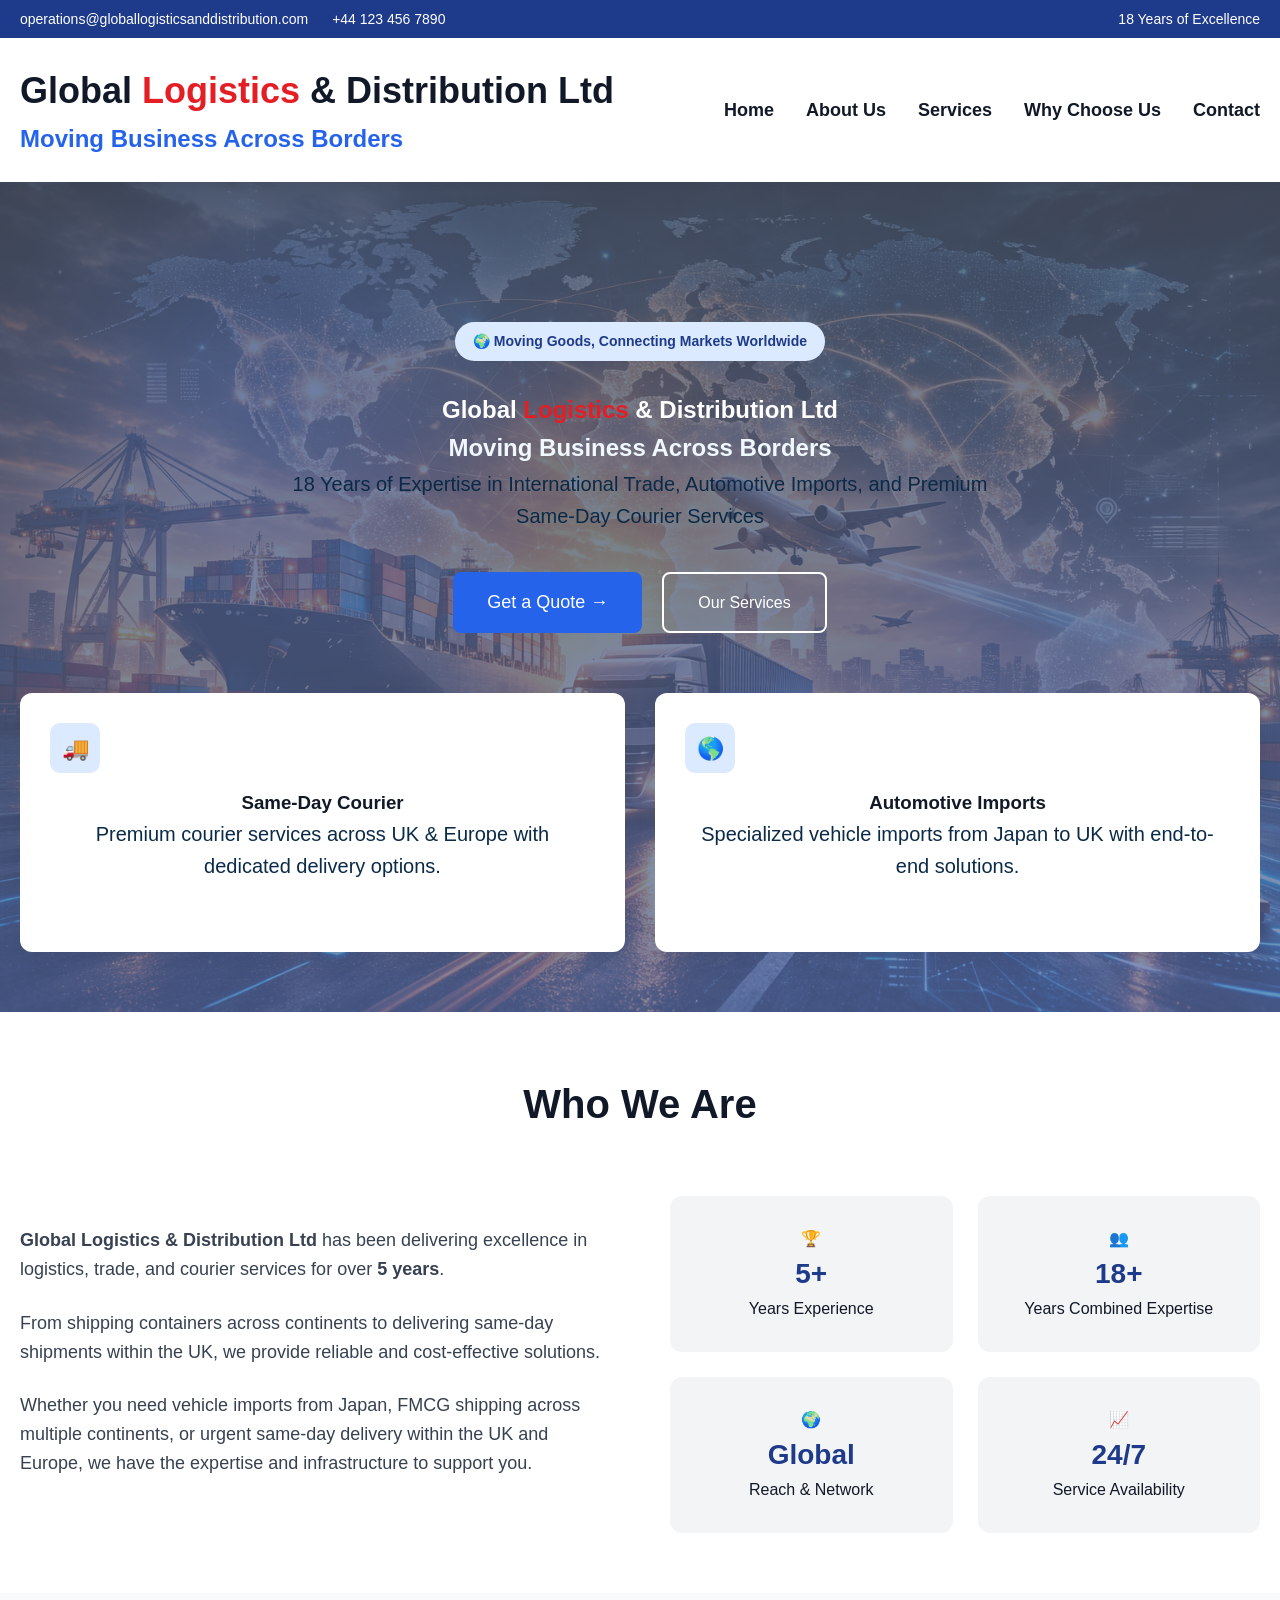
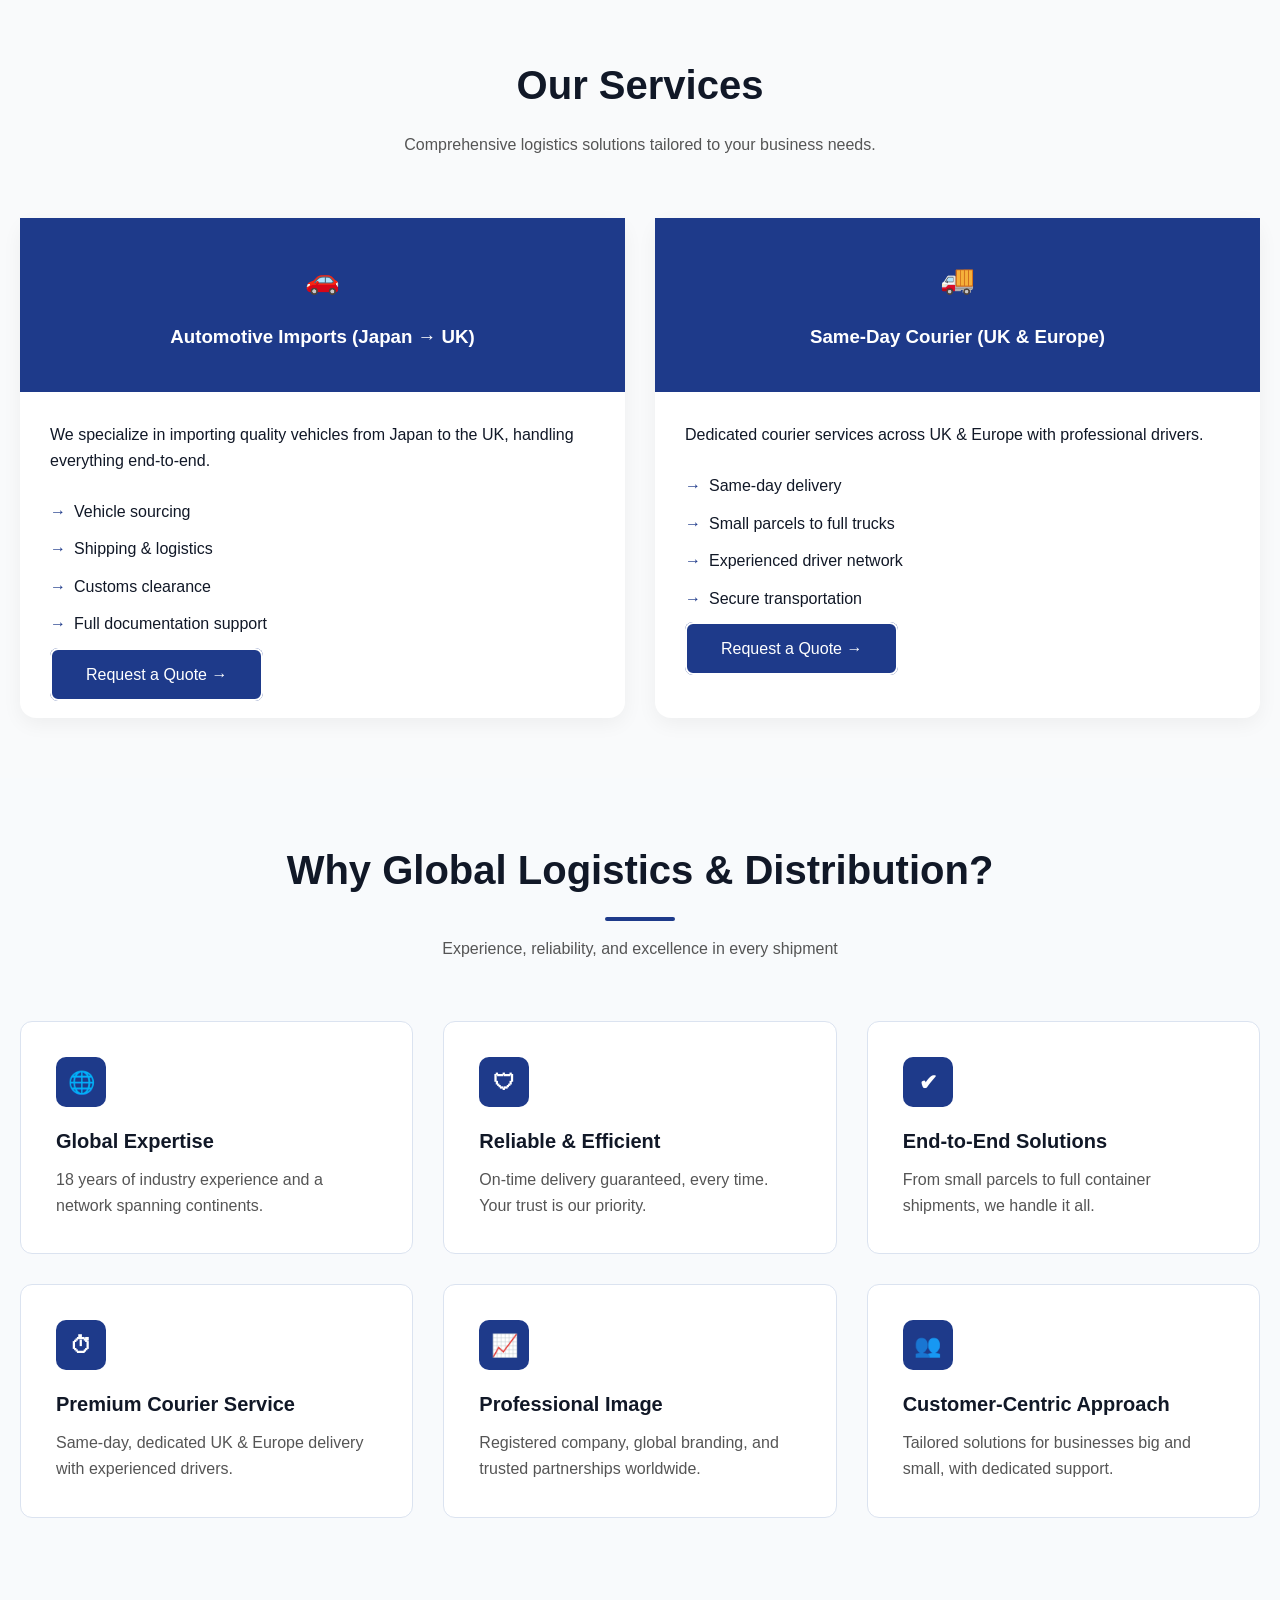
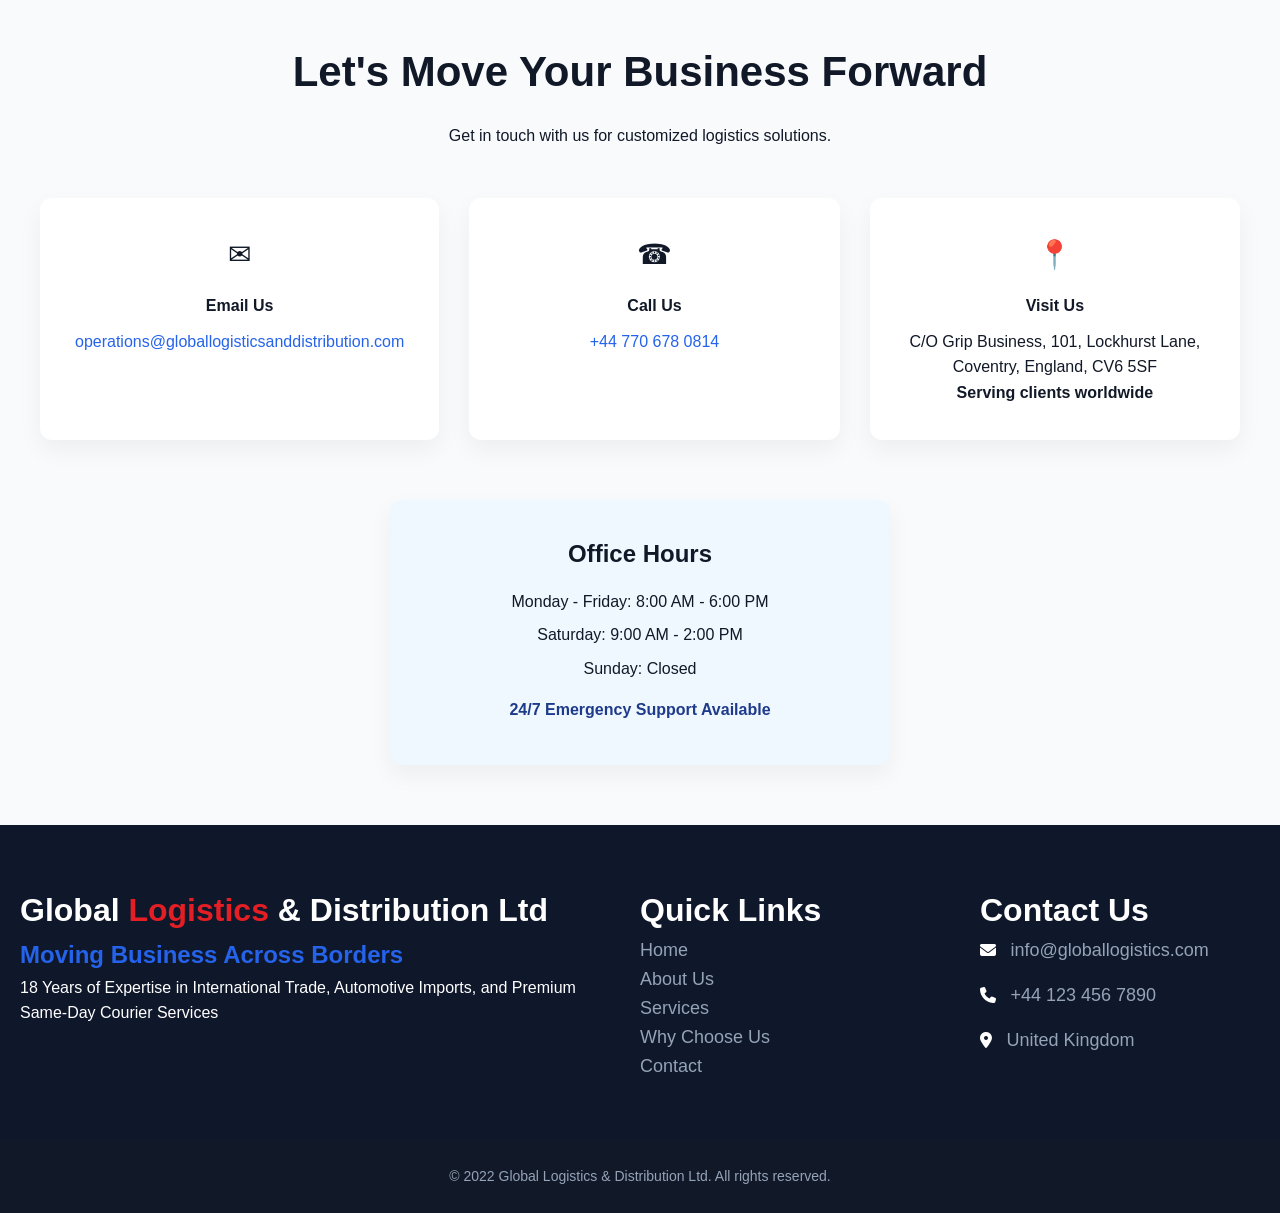
<file: index.html>
<!DOCTYPE html>
<html lang="en">

<head>
    <meta charset="UTF-8">
    <meta name="viewport" content="width=device-width, initial-scale=1.0">
    <title>Global Logistics & Distribution Ltd</title>
    <link rel="stylesheet" href="https://cdnjs.cloudflare.com/ajax/libs/font-awesome/6.5.0/css/all.min.css">

    <link rel="stylesheet" href="css/style.css">
</head>
<body>
    <!-- ================= TOP BANNER ================= -->
    <div class="top-banner">
        <div class="container top-flex">
            <div class="top-left">
                <a href="mailto:info@globallogisticsanddistribution.com">
                    operations@globallogisticsanddistribution.com
                </a>
                <a href="tel:+441234567890">
                    +44 123 456 7890
                </a>
            </div>
            <div class="top-right">
                18 Years of Excellence
            </div>
        </div>
    </div>
    <nav class="navbar">
        <div class="container nav-flex">

            <div class="logo">
                <!-- Global Logistics
                <span>& Distribution Ltd</span> -->
                <h1 class="logo-title">
                Global 
                <span class="logistics_span">Logistics</span>
                <span>& Distribution Ltd</span>
                <h2 class="logo-sub-title">Moving Business Across Borders</h2>
            </h1>
            </div>
            <button class="mobile-toggle">☰</button>
            <ul class="nav-menu">
                <li><a href="#home">Home</a></li>
                <li><a href="#about">About Us</a></li>
                <li><a href="#services">Services</a></li>
                <li><a href="#why-choose-us">Why Choose Us</a></li>
                <li><a href="#contact">Contact</a></li>
            </ul>
        </div>
    </nav>
    <section id="home" class="hero">
    <div class="hero-bg">
        <img src="image/global_logistics.png" alt="Global logistics network" class="hero-image">
        <div class="overlay"></div>
        <div class="network-lines"></div>
        <div class="blur-circle circle-one"></div>
        <div class="blur-circle circle-two"></div>
    </div>
    <div class="container hero-content">
        <div class="hero-text">
            <div class="hero-badge">
                🌍 Moving Goods, Connecting Markets Worldwide
            </div>
            <h1 class="hero-image-title">
                Global 
                <span class="logistics_span">Logistics</span>
                <span>& Distribution Ltd</span>
                <h2 class="sub-title-logistics">Moving Business Across Borders</h2>
            </h1>
            <p>
                18 Years of Expertise in International Trade,
                Automotive Imports, and Premium Same-Day Courier Services
            </p>
            <div class="hero-buttons">
                <a href="#contact" class="btn-primary">Get a Quote →</a>
                <a href="#services" class="btn-outline">Our Services</a>
            </div>
        </div>
        <div class="hero-features">
            <!-- <div class="feature-card">
                <div class="icon-box">📦</div>
                <h3>FMCG & Global Trade</h3>
                <p>
                    Connecting suppliers and buyers across continents
                    with reliable shipping solutions.
                </p>
            </div> -->
            <div class="feature-card">
                <div class="icon-box">🚚</div>
                <h3>Same-Day Courier</h3>
                <p>
                    Premium courier services across UK & Europe
                    with dedicated delivery options.
                </p>
            </div>
            <div class="feature-card">
                <div class="icon-box">🌎</div>
                <h3>Automotive Imports</h3>
                <p>
                    Specialized vehicle imports from Japan to UK
                    with end-to-end solutions.
                </p>
            </div>
        </div>
    </div>
</section>
    <section id="about" class="about">
        <div class="container">
            <div class="section-header">
                <h2>Who We Are</h2>
                <div class="section-line"></div>
            </div>
            <div class="about-grid">
                <div class="about-text">
                    <p>
                        <strong>Global Logistics & Distribution Ltd</strong>
                        has been delivering excellence in logistics, trade,
                        and courier services for over <strong>5 years</strong>.
                    </p>
                    <p>
                        From shipping containers across continents
                        to delivering same-day shipments within the UK,
                        we provide reliable and cost-effective solutions.
                    </p>
                    <p>
                        Whether you need vehicle imports from Japan,
                        FMCG shipping across multiple continents,
                        or urgent same-day delivery within the UK
                        and Europe, we have the expertise
                        and infrastructure to support you.
                    </p>
                </div>
                <div class="about-stats">
                    <div class="stat-card">
                        <div class="stat-icon">🏆</div>
                        <div class="stat-number">5+</div>
                        <div class="stat-label">Years Experience</div>
                    </div>
                    <div class="stat-card">
                        <div class="stat-icon">👥</div>
                        <div class="stat-number">18+</div>
                        <div class="stat-label">Years Combined Expertise</div>
                    </div>
                    <div class="stat-card">
                        <div class="stat-icon">🌍</div>
                        <div class="stat-number">Global</div>
                        <div class="stat-label">Reach & Network</div>
                    </div>
                    <div class="stat-card">
                        <div class="stat-icon">📈</div>
                        <div class="stat-number">24/7</div>
                        <div class="stat-label">Service Availability</div>
                    </div>
                </div>
            </div>
        </div>
    </section>
    <section id="services" class="services">
        <div class="container">

            <div class="section-header">
                <h2>Our Services</h2>
                <p class="section-subtitle">
                    Comprehensive logistics solutions tailored to your business needs.
                </p>
            </div>
            <div class="services-grid">
                <div class="service-card">
                    <div class="service-top">
                        <div class="service-icon">🚗</div>
                        <h3>Automotive Imports (Japan → UK)</h3>
                    </div>
                    <div class="service-body">
                        <p>
                            We specialize in importing quality vehicles from Japan to the UK,
                            handling everything end-to-end.
                        </p>
                        <ul>
                            <li>Vehicle sourcing</li>
                            <li>Shipping & logistics</li>
                            <li>Customs clearance</li>
                            <li>Full documentation support</li>
                        </ul>
                        <a href="#contact" class="btn-outline">Request a Quote →</a>
                    </div>
                </div>
                <div class="service-card">
                    <div class="service-top">
                        <div class="service-icon">🚚</div>
                        <h3>Same-Day Courier (UK & Europe)</h3>
                    </div>
                    <div class="service-body">
                        <p>
                            Dedicated courier services across UK & Europe
                            with professional drivers.
                        </p>
                        <ul>
                            <li>Same-day delivery</li>
                            <li>Small parcels to full trucks</li>
                            <li>Experienced driver network</li>
                            <li>Secure transportation</li>
                        </ul>
                        <a href="#contact" class="btn-outline">Request a Quote →</a>
                    </div>
                </div>
            </div>
        </div>
    </section>
    <!-- <section id="why-choose-us" class="why">
        <div class="container">
            <div class="section-header">
                <h2>Why Global Logistics & Distribution?</h2>
                <p class="text-xl text-gray-600 max-w-3xl mx-auto">Experience, reliability, and excellence in every shipment</p>
            </div>
            <div class="why-grid">
                <div class="why-card">
                    <div class="why-icon">🌍</div>
                    <h3>Global Expertise</h3>
                    <p>18 years of experience and global network.</p>
                </div>
                <div class="why-card">
                    <div class="why-icon">🛡️</div>
                    <h3>Reliable & Efficient</h3>
                    <p>On-time delivery and professional handling.</p>
                </div>
                <div class="why-card">
                    <div class="why-icon">✔️</div>
                    <h3>End-to-End Solutions</h3>
                    <p>Complete logistics management from start to finish.</p>
                </div>
            </div>
        </div>
    </section> -->
    <section id="why-choose-us" class="why-section">

    <div class="container">

        <div class="section-header">
            <h2>Why Global Logistics & Distribution?</h2>
            <div class="divider"></div>
            <p>Experience, reliability, and excellence in every shipment</p>
        </div>

        <div class="why-grid">

            <div class="why-card">
                <div class="why-icon">🌐</div>
                <h3>Global Expertise</h3>
                <p>18 years of industry experience and a network spanning continents.</p>
            </div>

            <div class="why-card">
                <div class="why-icon">🛡</div>
                <h3>Reliable & Efficient</h3>
                <p>On-time delivery guaranteed, every time. Your trust is our priority.</p>
            </div>

            <div class="why-card">
                <div class="why-icon">✔</div>
                <h3>End-to-End Solutions</h3>
                <p>From small parcels to full container shipments, we handle it all.</p>
            </div>

            <div class="why-card">
                <div class="why-icon">⏱</div>
                <h3>Premium Courier Service</h3>
                <p>Same-day, dedicated UK & Europe delivery with experienced drivers.</p>
            </div>

            <div class="why-card">
                <div class="why-icon">📈</div>
                <h3>Professional Image</h3>
                <p>Registered company, global branding, and trusted partnerships worldwide.</p>
            </div>

            <div class="why-card">
                <div class="why-icon">👥</div>
                <h3>Customer-Centric Approach</h3>
                <p>Tailored solutions for businesses big and small, with dedicated support.</p>
            </div>

        </div>

    </div>

</section>
    <section id="contact" class="contact-section">
    <div class="container">
        <div class="contact-header">
            <h2>Let's Move Your Business Forward</h2>
            <p>Get in touch with us for customized logistics solutions.</p>
        </div>
        <div class="info-cards">
            <div class="info-card">
                <div class="info-icon">✉</div>
                <h4>Email Us</h4>
                <a href="mailto:info@globallogisticsanddistribution.com">
                    operations@globallogisticsanddistribution.com
                </a>
            </div>
            <div class="info-card">
                <div class="info-icon">☎</div>
                <h4>Call Us</h4>
                <a href="tel:+441234567890">
                    +44 770 678 0814
                </a>
            </div>
            <div class="info-card">
                <div class="info-icon">📍</div>
                <h4>Visit Us</h4>
                <p>C/O Grip Business, 101, Lockhurst Lane, Coventry, England, CV6 5SF
                    <br>
                    <b>Serving clients worldwide</b>
                </p>
            </div>
        </div>
        <div class="office-hours">
            <h2>Office Hours</h2>
            <p>Monday - Friday: 8:00 AM - 6:00 PM</p>
            <p>Saturday: 9:00 AM - 2:00 PM</p>
            <p>Sunday: Closed</p>
            <p class="emergency">24/7 Emergency Support Available</p>
        </div>
    </div>
</section>
    <footer class="footer">
        <div class="footer-main">
            <div class="container footer-grid">
                <div class="footer-company">
                    <h1 class="footer-logo">
                        Global 
                        <span class="logistics_span">Logistics</span>
                        <span>& Distribution Ltd</span>
                        <h2 class="footer-description">Moving Business Across Borders</h2>
                        <p>
                            18 Years of Expertise in International Trade,
                            Automotive Imports, and Premium Same-Day Courier Services
                        </p>
                    </h1>
                </div>
                <div class="footer-links">
                    <h4>Quick Links</h4>
                    <ul>
                        <li><a href="#home">Home</a></li>
                        <li><a href="#about">About Us</a></li>
                        <li><a href="#services">Services</a></li>
                        <li><a href="#why-choose-us">Why Choose Us</a></li>
                        <li><a href="#contact">Contact</a></li>
                    </ul>
                </div>
                <div class="footer_contactUs">
                    <h4>Contact Us</h4>
                    <p>
                        <i class="fa-solid fa-envelope"></i>
                        <a href="mailto:info@globallogistics.com"> info@globallogistics.com </a>
                    </p>
                    <p>
                        <i class="fa-solid fa-phone"></i>
                        <a href="tel:+441234567890">+44 123 456 7890 </a>
                    </p>
                    <p>
                        <i class="fa-solid fa-location-dot"></i>
                        <span class="location">United Kingdom</span>
                    </p>
                    </div>
                </div>
            </div>
        </div>
        <div class="footer-bottom">
            <div class="container footer-bottom-content">
                © 2022 Global Logistics & Distribution Ltd. All rights reserved.
            </div>
        </div>
    </footer>
    <script src="https://code.jquery.com/jquery-3.7.1.min.js"></script>
    <script src="js/script.js"></script>
</body>
</html>
</file>
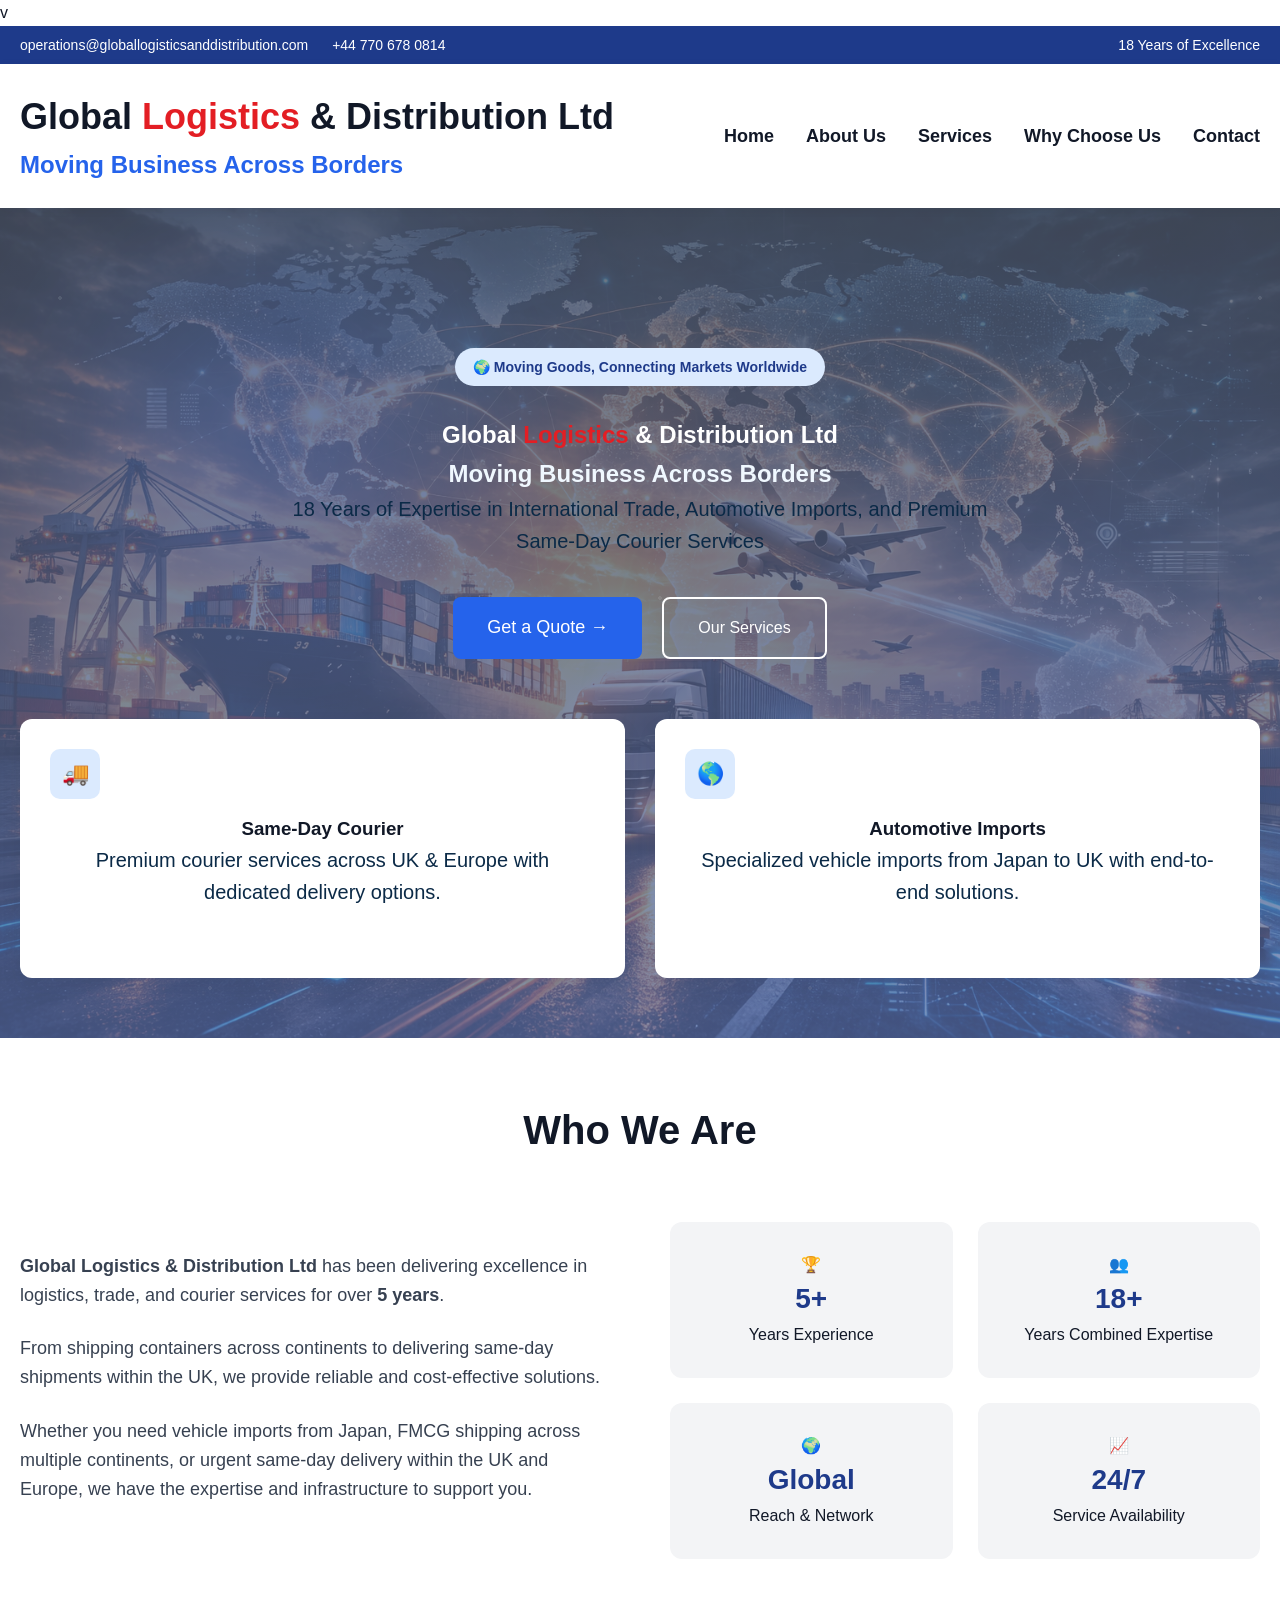
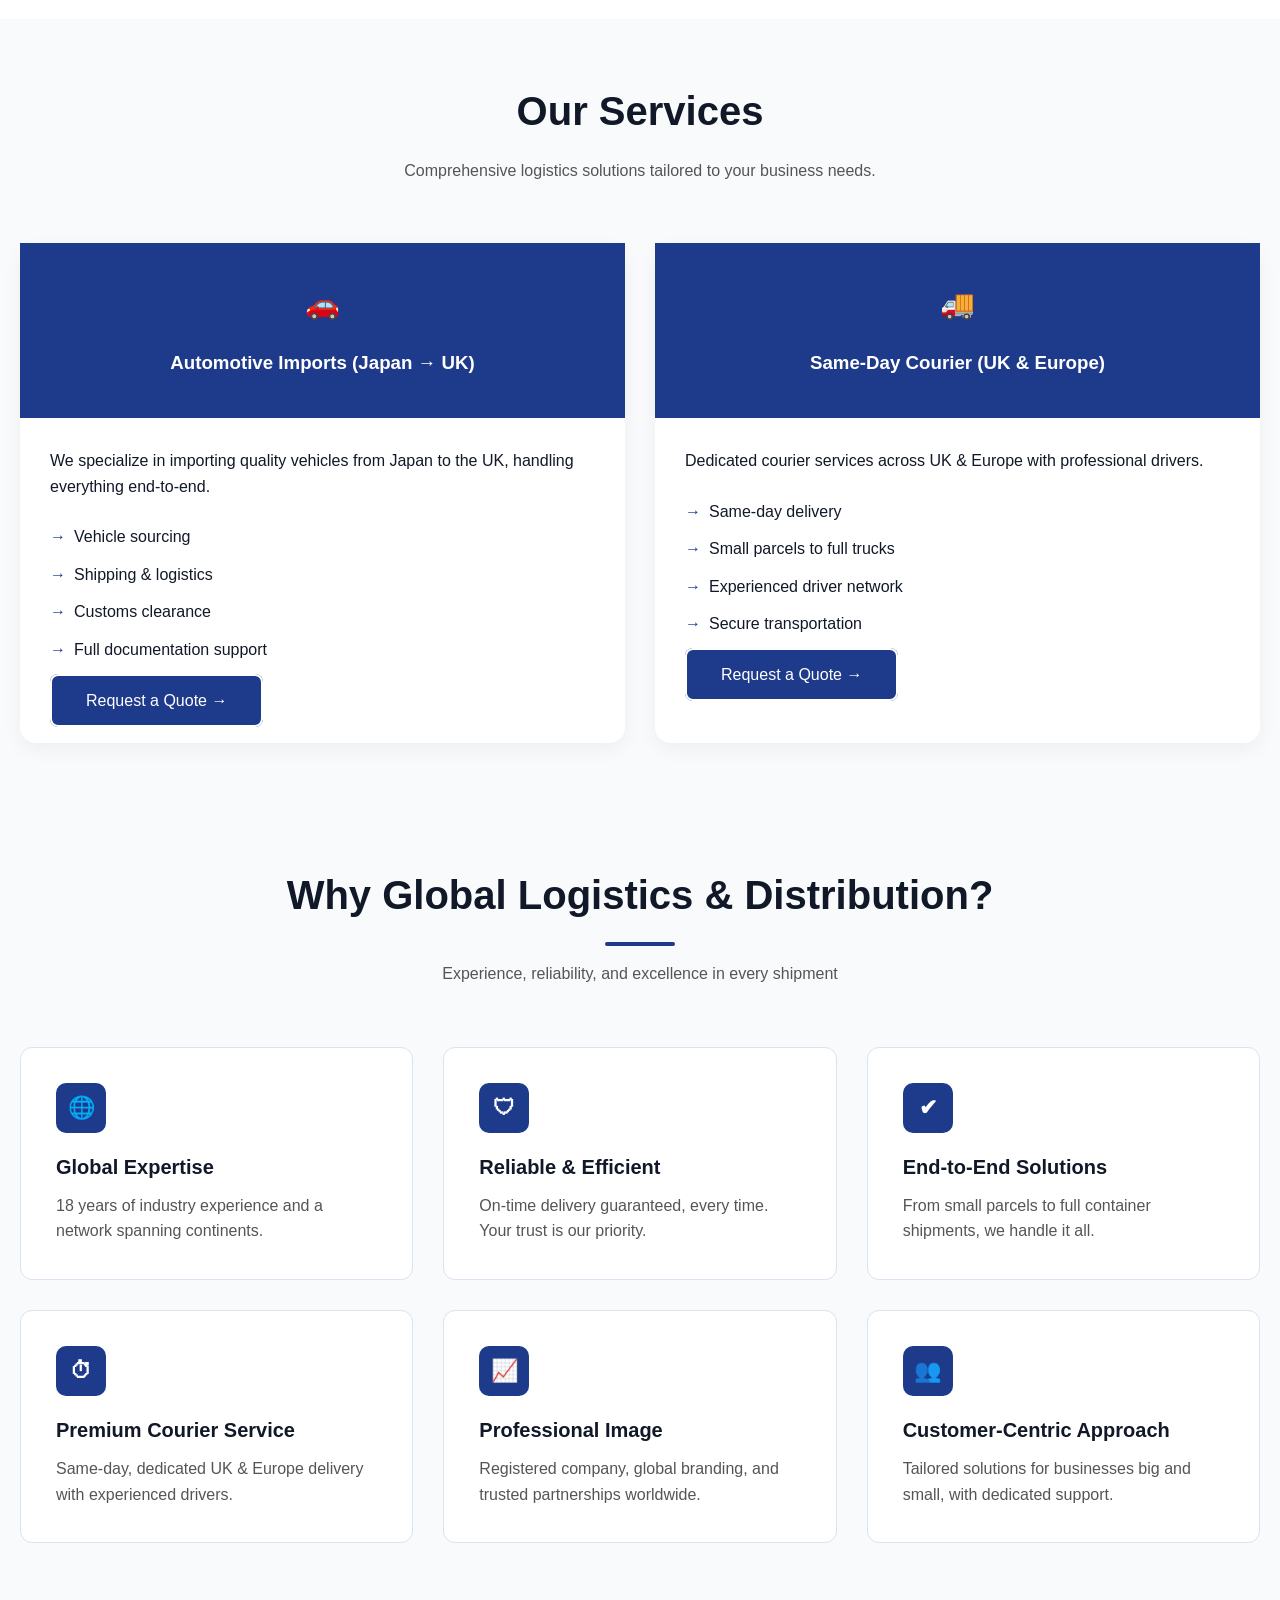
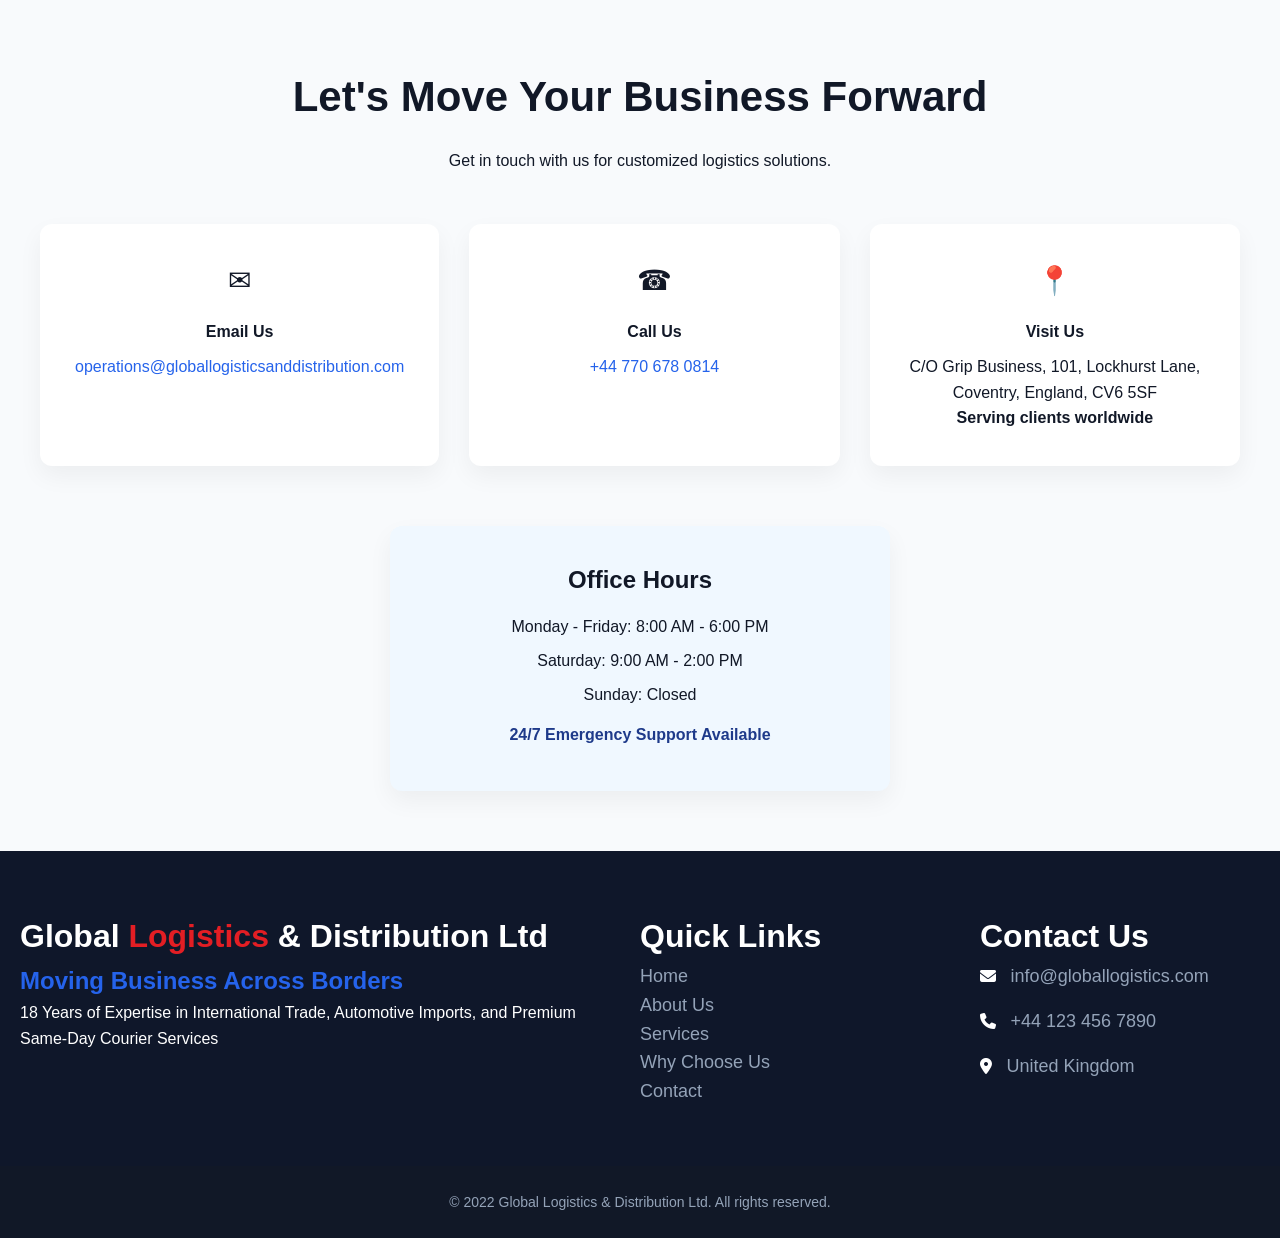
<file: globallogistics/index.html>
v<!DOCTYPE html>
<html lang="en">

<head>
    <meta charset="UTF-8">
    <meta name="viewport" content="width=device-width, initial-scale=1.0">
    <title>Global Logistics & Distribution Ltd</title>
    <link rel="stylesheet" href="https://cdnjs.cloudflare.com/ajax/libs/font-awesome/6.5.0/css/all.min.css">

    <link rel="stylesheet" href="css/style.css">
</head>
<body>
    <!-- ================= TOP BANNER ================= -->
    <div class="top-banner">
        <div class="container top-flex">
            <div class="top-left">
                <a href="mailto:info@globallogisticsanddistribution.com">
                    operations@globallogisticsanddistribution.com
                </a>
                <a href="tel:+441234567890">
                    +44 770 678 0814
                </a>
            </div>
            <div class="top-right">
                18 Years of Excellence
            </div>
        </div>
    </div>
    <nav class="navbar">
        <div class="container nav-flex">

            <div class="logo">
                <!-- Global Logistics
                <span>& Distribution Ltd</span> -->
                <h1 class="logo-title">
                Global 
                <span class="logistics_span">Logistics</span>
                <span>& Distribution Ltd</span>
                <h2 class="logo-sub-title">Moving Business Across Borders</h2>
            </h1>
            </div>
            <button class="mobile-toggle">☰</button>
            <ul class="nav-menu">
                <li><a href="#home">Home</a></li>
                <li><a href="#about">About Us</a></li>
                <li><a href="#services">Services</a></li>
                <li><a href="#why-choose-us">Why Choose Us</a></li>
                <li><a href="#contact">Contact</a></li>
            </ul>
        </div>
    </nav>
    <section id="home" class="hero">
    <div class="hero-bg">
        <img src="image/global_logistics.png" alt="Global logistics network" class="hero-image">
        <div class="overlay"></div>
        <div class="network-lines"></div>
        <div class="blur-circle circle-one"></div>
        <div class="blur-circle circle-two"></div>
    </div>
    <div class="container hero-content">
        <div class="hero-text">
            <div class="hero-badge">
                🌍 Moving Goods, Connecting Markets Worldwide
            </div>
            <h1 class="hero-image-title">
                Global 
                <span class="logistics_span">Logistics</span>
                <span>& Distribution Ltd</span>
                <h2 class="sub-title-logistics">Moving Business Across Borders</h2>
            </h1>
            <p>
                18 Years of Expertise in International Trade,
                Automotive Imports, and Premium Same-Day Courier Services
            </p>
            <div class="hero-buttons">
                <a href="#contact" class="btn-primary">Get a Quote →</a>
                <a href="#services" class="btn-outline">Our Services</a>
            </div>
        </div>
        <div class="hero-features">
            <!-- <div class="feature-card">
                <div class="icon-box">📦</div>
                <h3>FMCG & Global Trade</h3>
                <p>
                    Connecting suppliers and buyers across continents
                    with reliable shipping solutions.
                </p>
            </div> -->
            <div class="feature-card">
                <div class="icon-box">🚚</div>
                <h3>Same-Day Courier</h3>
                <p>
                    Premium courier services across UK & Europe
                    with dedicated delivery options.
                </p>
            </div>
            <div class="feature-card">
                <div class="icon-box">🌎</div>
                <h3>Automotive Imports</h3>
                <p>
                    Specialized vehicle imports from Japan to UK
                    with end-to-end solutions.
                </p>
            </div>
        </div>
    </div>
</section>
    <section id="about" class="about">
        <div class="container">
            <div class="section-header">
                <h2>Who We Are</h2>
                <div class="section-line"></div>
            </div>
            <div class="about-grid">
                <div class="about-text">
                    <p>
                        <strong>Global Logistics & Distribution Ltd</strong>
                        has been delivering excellence in logistics, trade,
                        and courier services for over <strong>5 years</strong>.
                    </p>
                    <p>
                        From shipping containers across continents
                        to delivering same-day shipments within the UK,
                        we provide reliable and cost-effective solutions.
                    </p>
                    <p>
                        Whether you need vehicle imports from Japan,
                        FMCG shipping across multiple continents,
                        or urgent same-day delivery within the UK
                        and Europe, we have the expertise
                        and infrastructure to support you.
                    </p>
                </div>
                <div class="about-stats">
                    <div class="stat-card">
                        <div class="stat-icon">🏆</div>
                        <div class="stat-number">5+</div>
                        <div class="stat-label">Years Experience</div>
                    </div>
                    <div class="stat-card">
                        <div class="stat-icon">👥</div>
                        <div class="stat-number">18+</div>
                        <div class="stat-label">Years Combined Expertise</div>
                    </div>
                    <div class="stat-card">
                        <div class="stat-icon">🌍</div>
                        <div class="stat-number">Global</div>
                        <div class="stat-label">Reach & Network</div>
                    </div>
                    <div class="stat-card">
                        <div class="stat-icon">📈</div>
                        <div class="stat-number">24/7</div>
                        <div class="stat-label">Service Availability</div>
                    </div>
                </div>
            </div>
        </div>
    </section>
    <section id="services" class="services">
        <div class="container">

            <div class="section-header">
                <h2>Our Services</h2>
                <p class="section-subtitle">
                    Comprehensive logistics solutions tailored to your business needs.
                </p>
            </div>
            <div class="services-grid">
                <div class="service-card">
                    <div class="service-top">
                        <div class="service-icon">🚗</div>
                        <h3>Automotive Imports (Japan → UK)</h3>
                    </div>
                    <div class="service-body">
                        <p>
                            We specialize in importing quality vehicles from Japan to the UK,
                            handling everything end-to-end.
                        </p>
                        <ul>
                            <li>Vehicle sourcing</li>
                            <li>Shipping & logistics</li>
                            <li>Customs clearance</li>
                            <li>Full documentation support</li>
                        </ul>
                        <a href="#contact" class="btn-outline">Request a Quote →</a>
                    </div>
                </div>
                <div class="service-card">
                    <div class="service-top">
                        <div class="service-icon">🚚</div>
                        <h3>Same-Day Courier (UK & Europe)</h3>
                    </div>
                    <div class="service-body">
                        <p>
                            Dedicated courier services across UK & Europe
                            with professional drivers.
                        </p>
                        <ul>
                            <li>Same-day delivery</li>
                            <li>Small parcels to full trucks</li>
                            <li>Experienced driver network</li>
                            <li>Secure transportation</li>
                        </ul>
                        <a href="#contact" class="btn-outline">Request a Quote →</a>
                    </div>
                </div>
            </div>
        </div>
    </section>
    <!-- <section id="why-choose-us" class="why">
        <div class="container">
            <div class="section-header">
                <h2>Why Global Logistics & Distribution?</h2>
                <p class="text-xl text-gray-600 max-w-3xl mx-auto">Experience, reliability, and excellence in every shipment</p>
            </div>
            <div class="why-grid">
                <div class="why-card">
                    <div class="why-icon">🌍</div>
                    <h3>Global Expertise</h3>
                    <p>18 years of experience and global network.</p>
                </div>
                <div class="why-card">
                    <div class="why-icon">🛡️</div>
                    <h3>Reliable & Efficient</h3>
                    <p>On-time delivery and professional handling.</p>
                </div>
                <div class="why-card">
                    <div class="why-icon">✔️</div>
                    <h3>End-to-End Solutions</h3>
                    <p>Complete logistics management from start to finish.</p>
                </div>
            </div>
        </div>
    </section> -->
    <section id="why-choose-us" class="why-section">

    <div class="container">

        <div class="section-header">
            <h2>Why Global Logistics & Distribution?</h2>
            <div class="divider"></div>
            <p>Experience, reliability, and excellence in every shipment</p>
        </div>

        <div class="why-grid">

            <div class="why-card">
                <div class="why-icon">🌐</div>
                <h3>Global Expertise</h3>
                <p>18 years of industry experience and a network spanning continents.</p>
            </div>

            <div class="why-card">
                <div class="why-icon">🛡</div>
                <h3>Reliable & Efficient</h3>
                <p>On-time delivery guaranteed, every time. Your trust is our priority.</p>
            </div>

            <div class="why-card">
                <div class="why-icon">✔</div>
                <h3>End-to-End Solutions</h3>
                <p>From small parcels to full container shipments, we handle it all.</p>
            </div>

            <div class="why-card">
                <div class="why-icon">⏱</div>
                <h3>Premium Courier Service</h3>
                <p>Same-day, dedicated UK & Europe delivery with experienced drivers.</p>
            </div>

            <div class="why-card">
                <div class="why-icon">📈</div>
                <h3>Professional Image</h3>
                <p>Registered company, global branding, and trusted partnerships worldwide.</p>
            </div>

            <div class="why-card">
                <div class="why-icon">👥</div>
                <h3>Customer-Centric Approach</h3>
                <p>Tailored solutions for businesses big and small, with dedicated support.</p>
            </div>

        </div>

    </div>

</section>
    <section id="contact" class="contact-section">
    <div class="container">
        <div class="contact-header">
            <h2>Let's Move Your Business Forward</h2>
            <p>Get in touch with us for customized logistics solutions.</p>
        </div>
        <div class="info-cards">
            <div class="info-card">
                <div class="info-icon">✉</div>
                <h4>Email Us</h4>
                <a href="mailto:info@globallogisticsanddistribution.com">
                    operations@globallogisticsanddistribution.com
                </a>
            </div>
            <div class="info-card">
                <div class="info-icon">☎</div>
                <h4>Call Us</h4>
                <a href="tel:+441234567890">
                    +44 770 678 0814
                </a>
            </div>
            <div class="info-card">
                <div class="info-icon">📍</div>
                <h4>Visit Us</h4>
                <p>C/O Grip Business, 101, Lockhurst Lane, Coventry, England, CV6 5SF
                    <br>
                    <b>Serving clients worldwide</b>
                </p>
            </div>
        </div>
        <div class="office-hours">
            <h2>Office Hours</h2>
            <p>Monday - Friday: 8:00 AM - 6:00 PM</p>
            <p>Saturday: 9:00 AM - 2:00 PM</p>
            <p>Sunday: Closed</p>
            <p class="emergency">24/7 Emergency Support Available</p>
        </div>
    </div>
</section>
    <footer class="footer">
        <div class="footer-main">
            <div class="container footer-grid">
                <div class="footer-company">
                    <h1 class="footer-logo">
                        Global 
                        <span class="logistics_span">Logistics</span>
                        <span>& Distribution Ltd</span>
                        <h2 class="footer-description">Moving Business Across Borders</h2>
                        <p>
                            18 Years of Expertise in International Trade,
                            Automotive Imports, and Premium Same-Day Courier Services
                        </p>
                    </h1>
                </div>
                <div class="footer-links">
                    <h4>Quick Links</h4>
                    <ul>
                        <li><a href="#home">Home</a></li>
                        <li><a href="#about">About Us</a></li>
                        <li><a href="#services">Services</a></li>
                        <li><a href="#why-choose-us">Why Choose Us</a></li>
                        <li><a href="#contact">Contact</a></li>
                    </ul>
                </div>
                <div class="footer_contactUs">
                    <h4>Contact Us</h4>
                    <p>
                        <i class="fa-solid fa-envelope"></i>
                        <a href="mailto:info@globallogistics.com"> info@globallogistics.com </a>
                    </p>
                    <p>
                        <i class="fa-solid fa-phone"></i>
                        <a href="tel:+441234567890">+44 123 456 7890 </a>
                    </p>
                    <p>
                        <i class="fa-solid fa-location-dot"></i>
                        <span class="location">United Kingdom</span>
                    </p>
                    </div>
                </div>
            </div>
        </div>
        <div class="footer-bottom">
            <div class="container footer-bottom-content">
                © 2022 Global Logistics & Distribution Ltd. All rights reserved.
            </div>
        </div>
    </footer>
    <script src="https://code.jquery.com/jquery-3.7.1.min.js"></script>
    <script src="js/script.js"></script>
</body>
</html>
</file>
<file: css/style.css>
* {
    margin: 0;
    padding: 0;
    box-sizing: border-box;
}

body {
    font-family: 'Inter', sans-serif;
    color: #111827;
    line-height: 1.6;
}

.container {
    width: 100%;
    padding: 0 20px;

}

.top-banner {
    background: #1e3a8a;
    color: #fff;
    font-size: 14px;
    padding: 8px 0;
}

.top-left {
    display: flex;
    gap: 24px;
}

.top-flex {
    display: flex;
    justify-content: space-between;
    align-items: center;
}

.top-left a {
    color: #fff;
    text-decoration: none;
    word-break: break-word;
}

.top-left a:hover {
    opacity: 0.8;
}

.navbar {
    background: #fff;
    position: sticky;
    top: 0;
    z-index: 999;
    box-shadow: 0 2px 10px rgba(0, 0, 0, 0.05);
}

.nav-flex {
    display: flex;
    justify-content: space-between;
    align-items: center;
    padding: 24px 20px;
}

.logo-title{
    font-size: 36px;
    font-weight: 700;
}

.logo {
    .logistics_span{
        color: #e31e24;
    }
    .logo-sub-title {
        color: #2563eb;
    }
}

.nav-menu {
    list-style: none;
    display: flex;
    gap: 32px;
    flex-wrap: nowrap;
}

.nav-menu li a {
    text-decoration: none;
    color: #111827;
    font-weight: 700;
    font-size: 18px;
    position: relative;
    transition: 0.3s;
}

.nav-menu li a::after {
    content: "";
    position: absolute;
    width: 0%;
    height: 2px;
    left: 0;
    bottom: -6px;
    background: #2563eb;
    transition: width 0.3s ease;
}

.nav-menu li a:hover {
    color: #2563eb;
}

.mobile-toggle{
    display:none;
    font-size:28px;
    cursor:pointer;
}

@media (max-width:768px){

.nav-flex{
    position:relative;
    padding-left: 10px;
    padding-right: 10px;
}
.logo-title{
    font-size: 21px;
    font-weight: 500;
}
.logo-sub-title {
    font-size: 18px;
    font-weight: 500;
}

.mobile-toggle{
    border: none;
    display:block;
    background: none;
}

.nav-menu{
    position:absolute;
    top:109px;
    left:0;
    width:100%;
    background:#fff;
    flex-direction:column;
    align-items:center;
    gap:20px;
    padding:20px 0;
    display:none;
    box-shadow:0 10px 20px rgba(0,0,0,0.08);
}

.nav-menu.active {
    display:flex;
}
}

@media (max-width: 768px) {

    .top-flex {
        flex-direction: column;
        text-align: center;
        gap: 6px;
    }

    .top-left {
        flex-direction: column;
        gap: 4px;
    }

    .top-right {
        font-size: 13px;
    }

}

.nav-menu li a:hover::after {
    width: 100%;
}

::-webkit-scrollbar {
    width: 10px;
}

::-webkit-scrollbar-track {
    background: #ffffff;
}

::-webkit-scrollbar-thumb {
    background: #2563eb;
    border-radius: 10px;
}

::-webkit-scrollbar-thumb:hover {
    background: #1d4ed8;
}

.hero {
    position: relative;
    overflow: hidden;
    padding: 140px 0 60px;
}

.hero-bg {
    position: absolute;
    inset: 0;
    z-index: 0;
    opacity: 80%;
}

.hero-image {
    width: 100%;
    height: 100%;
    object-fit: cover;
}

.overlay {
    position: absolute;
    inset: 0;
    background: linear-gradient(rgba(15, 23, 42, 0.75),
            rgba(30, 58, 138, 0.65));
}

.hero-content {
    position: relative;
    z-index: 2;
    text-align: center;
}

.network-lines {
    position: absolute;
    inset: 0;
    background-image:
        radial-gradient(circle at 20% 30%, rgba(255, 255, 255, 0.25) 2px, transparent 2px),
        radial-gradient(circle at 70% 60%, rgba(255, 255, 255, 0.2) 2px, transparent 2px),
        radial-gradient(circle at 40% 80%, rgba(255, 255, 255, 0.25) 2px, transparent 2px);

    background-size: 300px 300px;
    animation: moveNetwork 40s linear infinite;
    opacity: 0.4;
}

.blur-circle {
    position: absolute;
    border-radius: 50%;
    filter: blur(120px);
    opacity: 0.4;
}

.circle-one {
    width: 300px;
    height: 300px;
    background: #2563eb;
    top: 10%;
    left: 10%;
}

.circle-two {
    width: 350px;
    height: 350px;
    background: #1e3a8a;
    bottom: 10%;
    right: 10%;
}

.hero-badge {
    display: inline-block;
    background: #dbeafe;
    color: #1e3a8a;
    padding: 8px 18px;
    border-radius: 50px;
    font-size: 14px;
    font-weight: 600;
    margin-bottom: 30px;
}

.hero-text {
    .hero-image-title {
        color: #ffffff;

        .logistics_span {
            color: #e31e24;
        }
    }

    .sub-title-logistics {
        color: #F0F8FF;
    }
}

.hero p {
    font-size: 20px;
    color: #0b2a47;
    max-width: 750px;
    margin: 0 auto 40px;
}

.hero-buttons {
    display: flex;
    gap: 20px;
    flex-wrap: wrap;
    justify-content: center;

    .btn-outline {
        background-color: transparent !important;
    }
}

.btn-primary {
    background: #2563eb;
    color: white;
    padding: 16px 34px;
    border-radius: 8px;
    font-weight: 400;
    text-decoration: none;
    font-size: 18px;
}

.btn-primary:hover {
    background: #1d4ed8;
}

.btn-outline {
    border: 2px solid white;
    color: #ffffff;
    background-color: #1e3a8a;
    padding: 16px 34px;
    border-radius: 8px;
    text-decoration: none;
}

.hero-features {
    margin-top: 60px;
    display: grid;
    grid-template-columns: repeat(auto-fit, minmax(260px, 1fr));
    gap: 30px;
}

.feature-card {
    background: #fff;
    padding: 30px;
    border-radius: 12px;
    box-shadow: 0 10px 25px rgba(0, 0, 0, 0.05);
    transition: 0.3s;
}

.feature-card:hover {
    transform: translateY(-8px);
}

.icon-box {
    width: 50px;
    height: 50px;
    background: #dbeafe;
    border-radius: 10px;
    display: flex;
    align-items: center;
    justify-content: center;
    font-size: 22px;
    margin-bottom: 15px;
}

.about {
    padding: 60px 0;
}

.section-header {
    text-align: center;
    margin-bottom: 40px;
}

.section-header h2 {
    font-size: 42px;
    font-weight: 800;
    margin-bottom: 15px;
}

.about-grid {
    display: grid;
    grid-template-columns: 1fr 1fr;
    gap: 60px;
    align-items: center;
}

.about-text p {
    font-size: 18px;
    color: #374151;
    margin-bottom: 25px;
}

.about-stats {
    display: grid;
    grid-template-columns: repeat(2, 1fr);
    gap: 25px;
}

.stat-card {
    background: #f3f4f6;
    padding: 30px;
    border-radius: 12px;
    text-align: center;
}

.stat-number {
    font-size: 28px;
    font-weight: 800;
    color: #1e3a8a;
}

.services {
    padding: 60px 0;
    background: #f9fafb;
}

/* .services-grid {
    display: flex;
    flex-direction: column;
    flex-flow: wrap;
    justify-content: center;
    gap: 30px;
} */

.services-grid {
    display: flex;
    gap: 30px;
}

.service-card {
    flex: 1;
}

.service-card {
    background: #fff;
    border-radius: 16px;
    /* overflow: hidden; */
    box-shadow: 0 6px 20px rgba(0, 0, 0, 0.05);
    transition: 0.3s;
    flex: 1 1 0;
}

.service-card:hover {
    transform: translateY(-8px);
}

.service-top {
    background: #1e3a8a;
    padding: 40px 30px;
    color: #fff;
}

.service-top h3 {
    text-align: center;
}

.service-icon {
    font-size: 28px;
    margin-bottom: 20px;
    text-align: center;
}

.service-body {
    padding: 30px;
}

.service-body ul {
    list-style: none;
    margin: 25px 0px;
}

.service-body ul li {
    margin-bottom: 12px;
    padding-left: 24px;
    position: relative;
}

.service-body ul li::before {
    content: "→";
    position: absolute;
    left: 0;
    color: #1e3a8a;
}

/* .why {
    padding: 60px 0;
}

.why-grid {
    display: grid;
    grid-template-columns: repeat(3, 1fr);
    gap: 30px;
}

.why-card {
    background: #f3f4f6;
    padding: 30px;
    border-radius: 14px;
    transition: 0.3s;
}

.why-card:hover {
    transform: translateY(-6px);
} */

.why-section {
    padding: 60px 0;
    background: #f8fafc;
}

.section-header {
    text-align: center;
    margin-bottom: 60px;
}

.section-header h2 {
    font-size: 40px;
    margin-bottom: 15px;
}

.divider {
    width: 70px;
    height: 4px;
    background: #1e3a8a;
    margin: 0 auto 15px;
    border-radius: 4px;
}

.section-header p {
    color: #555;
}

.why-grid {
    display: grid;
    grid-template-columns: repeat(3, 1fr);
    gap: 30px;
}

/* cards */

.why-card {
    background: white;
    padding: 35px;
    border-radius: 12px;
    border: 1px solid #dbe3f0;
    transition: all .3s ease;
}

.why-card:hover {
    transform: translateY(-6px);
    box-shadow: 0 10px 30px rgba(0, 0, 0, 0.08);
}

.why-icon {
    width: 50px;
    height: 50px;
    background: #1e3a8a;
    color: white;
    display: flex;
    align-items: center;
    justify-content: center;
    border-radius: 10px;
    font-size: 22px;
    margin-bottom: 18px;
    font-weight: bolder;
}

.why-card h3 {
    margin-bottom: 10px;
    font-size: 20px;
}

.why-card p {
    color: #555;
    line-height: 1.6;
}

@media (max-width:992px) {
    .why-grid {
        grid-template-columns: repeat(2, 1fr);
    }

}

@media (max-width:600px) {

    .why-grid {
        grid-template-columns: 1fr;
    }

    .section-header h2 {
        font-size: 32px;
    }

}

.contact-section {
    padding: 60px 0;
    background: #f8fafc;
    text-align: center;
}

.contact-header {
    margin-bottom: 50px;
}

.contact-header h2 {
    font-size: 42px;
    font-weight: 800;
    margin-bottom: 18px;
    color: #111827;
}

.info-cards {
    display: grid;
    grid-template-columns: repeat(3, 1fr);
    gap: 30px;
    max-width: 1200px;
    margin: 0 auto 60px auto;
}

.info-card {
    background: white;
    padding: 35px;
    border-radius: 12px;
    box-shadow: 0 10px 25px rgba(0, 0, 0, 0.05);
    transition: all .3s ease;
}

.info-card:hover {
    transform: translateY(-5px);
}

.info-icon {
    font-size: 28px;
    margin-bottom: 15px;
}

.info-card h4 {
    margin-bottom: 10px;
}

.info-card a {
    color: #2563eb;
    text-decoration: none;
}

.office-hours {
    max-width: 500px;
    margin: 0 auto;
    background-color: #F0F8FF;
    padding: 35px;
    border-radius: 12px;
    box-shadow: 0 10px 25px rgba(0, 0, 0, 0.05);
}

.office-hours h2 {
    margin-bottom: 15px;
}

.office-hours p {
    margin-bottom: 8px;
}

.emergency {
    margin-top: 15px;
    font-weight: 600;
    color: #1e3a8a;
}

@media (max-width: 992px) {
    .info-cards {
        grid-template-columns: repeat(2, 1fr);
    }
}

@media (max-width: 600px) {
    .info-cards {
        justify-content: center;
        grid-template-columns: 1fr;
    }
}

@media (max-width:600px) {
    .contact-section {
        padding: 60px 20px;
    }

    .info-card {
        padding: 30px;
    }
}

.footer {
    background: #0f172a;
    color: #fff;
}

.footer-main {
    padding: 60px 0;
}
.footer_contactUs i{
    padding-right: 10px;
}

.footer_contactUs h4 {
    font-size: 32px;
}
.footer_contactUs p {
    padding-bottom: 16px;
}

.footer_contactUs a {
    font-size: 18px;
    color: #94a3b8;
    text-decoration: none;
    padding-bottom: 20px;
}

.footer_contactUs {
    .location {
        font-size: 18px;
        color: #94a3b8;
    }
}

.footer-grid {
    display: grid;
    grid-template-columns: 2fr 1fr 1fr;
    gap: 60px;
}

.footer-logo {
    color: #ffffff;

    .logistics_span {
        color: #e31e24;
    }
}

.footer-description {
    color: #2563eb;
}

.footer-links h4 {
    font-size: 32px;
}

.footer-links ul {
    font-size: 18px;
    list-style: none;
}

.footer-links a {
    color: #94a3b8;
    text-decoration: none;
}

.footer-links a:hover {
    color: #2563eb;
}

.footer-bottom {
    background: #111827;
    padding: 25px 0;
    text-align: center;
    font-size: 14px;
    color: #94a3b8;
}

@media (max-width: 992px) {
    .services-grid {
        flex-direction: column;
    }
}

@media (max-width: 992px) {
    .about-grid {
        grid-template-columns: 1fr;
        gap: 40px;
    }

    .about-stats {
        grid-template-columns: 1fr 1fr;
    }
}

@media (max-width: 600px) {
    .about-stats {
        grid-template-columns: 1fr;
    }
}

@media (max-width: 768px) {
    .hero {
        min-height: 80vh;
        padding-top: 80px;
        padding-bottom: 80px;
    }

    .hero h1 {
        font-size: 36px;
    }

    .hero p {
        font-size: 17px;
    }
}

@media (max-width: 768px) {

    .footer-main {
        padding-top: 40px;
    }
    .footer-grid {
        grid-template-columns: 1fr;
        gap: 20px;
        text-align: left;
    }
    .footer-logo, .footer-description {
        font-size: 18px;
    }
    .footer-links h4 {
        font-size: 20px;
    }
    .footer-links ul {
        font-size: 16px;
    }

}
</file>
<file: globallogistics/css/style.css>
* {
    margin: 0;
    padding: 0;
    box-sizing: border-box;
}

body {
    font-family: 'Inter', sans-serif;
    color: #111827;
    line-height: 1.6;
}

.container {
    width: 100%;
    padding: 0 20px;

}

.top-banner {
    background: #1e3a8a;
    color: #fff;
    font-size: 14px;
    padding: 8px 0;
}

.top-left {
    display: flex;
    gap: 24px;
}

.top-flex {
    display: flex;
    justify-content: space-between;
    align-items: center;
}

.top-left a {
    color: #fff;
    text-decoration: none;
    word-break: break-word;
}

.top-left a:hover {
    opacity: 0.8;
}

.navbar {
    background: #fff;
    position: sticky;
    top: 0;
    z-index: 999;
    box-shadow: 0 2px 10px rgba(0, 0, 0, 0.05);
}

.nav-flex {
    display: flex;
    justify-content: space-between;
    align-items: center;
    padding: 24px 20px;
}

.logo-title{
    font-size: 36px;
    font-weight: 700;
}

.logo {
    .logistics_span{
        color: #e31e24;
    }
    .logo-sub-title {
        color: #2563eb;
    }
}

.nav-menu {
    list-style: none;
    display: flex;
    gap: 32px;
    flex-wrap: nowrap;
}

.nav-menu li a {
    text-decoration: none;
    color: #111827;
    font-weight: 700;
    font-size: 18px;
    position: relative;
    transition: 0.3s;
}

.nav-menu li a::after {
    content: "";
    position: absolute;
    width: 0%;
    height: 2px;
    left: 0;
    bottom: -6px;
    background: #2563eb;
    transition: width 0.3s ease;
}

.nav-menu li a:hover {
    color: #2563eb;
}

.mobile-toggle{
    display:none;
    font-size:28px;
    cursor:pointer;
}

@media (max-width:768px){

.nav-flex{
    position:relative;
    padding-left: 10px;
    padding-right: 10px;
}
.logo-title{
    font-size: 21px;
    font-weight: 500;
}
.logo-sub-title {
    font-size: 18px;
    font-weight: 500;
}

.mobile-toggle{
    border: none;
    display:block;
    background: none;
}

.nav-menu{
    position:absolute;
    top:109px;
    left:0;
    width:100%;
    background:#fff;
    flex-direction:column;
    align-items:center;
    gap:20px;
    padding:20px 0;
    display:none;
    box-shadow:0 10px 20px rgba(0,0,0,0.08);
}

.nav-menu.active {
    display:flex;
}
}

@media (max-width: 768px) {

    .top-flex {
        flex-direction: column;
        text-align: center;
        gap: 6px;
    }

    .top-left {
        flex-direction: column;
        gap: 4px;
    }

    .top-right {
        font-size: 13px;
    }

}

.nav-menu li a:hover::after {
    width: 100%;
}

::-webkit-scrollbar {
    width: 10px;
}

::-webkit-scrollbar-track {
    background: #ffffff;
}

::-webkit-scrollbar-thumb {
    background: #2563eb;
    border-radius: 10px;
}

::-webkit-scrollbar-thumb:hover {
    background: #1d4ed8;
}

.hero {
    position: relative;
    overflow: hidden;
    padding: 140px 0 60px;
}

.hero-bg {
    position: absolute;
    inset: 0;
    z-index: 0;
    opacity: 80%;
}

.hero-image {
    width: 100%;
    height: 100%;
    object-fit: cover;
}

.overlay {
    position: absolute;
    inset: 0;
    background: linear-gradient(rgba(15, 23, 42, 0.75),
            rgba(30, 58, 138, 0.65));
}

.hero-content {
    position: relative;
    z-index: 2;
    text-align: center;
}

.network-lines {
    position: absolute;
    inset: 0;
    background-image:
        radial-gradient(circle at 20% 30%, rgba(255, 255, 255, 0.25) 2px, transparent 2px),
        radial-gradient(circle at 70% 60%, rgba(255, 255, 255, 0.2) 2px, transparent 2px),
        radial-gradient(circle at 40% 80%, rgba(255, 255, 255, 0.25) 2px, transparent 2px);

    background-size: 300px 300px;
    animation: moveNetwork 40s linear infinite;
    opacity: 0.4;
}

.blur-circle {
    position: absolute;
    border-radius: 50%;
    filter: blur(120px);
    opacity: 0.4;
}

.circle-one {
    width: 300px;
    height: 300px;
    background: #2563eb;
    top: 10%;
    left: 10%;
}

.circle-two {
    width: 350px;
    height: 350px;
    background: #1e3a8a;
    bottom: 10%;
    right: 10%;
}

.hero-badge {
    display: inline-block;
    background: #dbeafe;
    color: #1e3a8a;
    padding: 8px 18px;
    border-radius: 50px;
    font-size: 14px;
    font-weight: 600;
    margin-bottom: 30px;
}

.hero-text {
    .hero-image-title {
        color: #ffffff;

        .logistics_span {
            color: #e31e24;
        }
    }

    .sub-title-logistics {
        color: #F0F8FF;
    }
}

.hero p {
    font-size: 20px;
    color: #0b2a47;
    max-width: 750px;
    margin: 0 auto 40px;
}

.hero-buttons {
    display: flex;
    gap: 20px;
    flex-wrap: wrap;
    justify-content: center;

    .btn-outline {
        background-color: transparent !important;
    }
}

.btn-primary {
    background: #2563eb;
    color: white;
    padding: 16px 34px;
    border-radius: 8px;
    font-weight: 400;
    text-decoration: none;
    font-size: 18px;
}

.btn-primary:hover {
    background: #1d4ed8;
}

.btn-outline {
    border: 2px solid white;
    color: #ffffff;
    background-color: #1e3a8a;
    padding: 16px 34px;
    border-radius: 8px;
    text-decoration: none;
}

.hero-features {
    margin-top: 60px;
    display: grid;
    grid-template-columns: repeat(auto-fit, minmax(260px, 1fr));
    gap: 30px;
}

.feature-card {
    background: #fff;
    padding: 30px;
    border-radius: 12px;
    box-shadow: 0 10px 25px rgba(0, 0, 0, 0.05);
    transition: 0.3s;
}

.feature-card:hover {
    transform: translateY(-8px);
}

.icon-box {
    width: 50px;
    height: 50px;
    background: #dbeafe;
    border-radius: 10px;
    display: flex;
    align-items: center;
    justify-content: center;
    font-size: 22px;
    margin-bottom: 15px;
}

.about {
    padding: 60px 0;
}

.section-header {
    text-align: center;
    margin-bottom: 40px;
}

.section-header h2 {
    font-size: 42px;
    font-weight: 800;
    margin-bottom: 15px;
}

.about-grid {
    display: grid;
    grid-template-columns: 1fr 1fr;
    gap: 60px;
    align-items: center;
}

.about-text p {
    font-size: 18px;
    color: #374151;
    margin-bottom: 25px;
}

.about-stats {
    display: grid;
    grid-template-columns: repeat(2, 1fr);
    gap: 25px;
}

.stat-card {
    background: #f3f4f6;
    padding: 30px;
    border-radius: 12px;
    text-align: center;
}

.stat-number {
    font-size: 28px;
    font-weight: 800;
    color: #1e3a8a;
}

.services {
    padding: 60px 0;
    background: #f9fafb;
}

/* .services-grid {
    display: flex;
    flex-direction: column;
    flex-flow: wrap;
    justify-content: center;
    gap: 30px;
} */

.services-grid {
    display: flex;
    gap: 30px;
}

.service-card {
    flex: 1;
}

.service-card {
    background: #fff;
    border-radius: 16px;
    /* overflow: hidden; */
    box-shadow: 0 6px 20px rgba(0, 0, 0, 0.05);
    transition: 0.3s;
    flex: 1 1 0;
}

.service-card:hover {
    transform: translateY(-8px);
}

.service-top {
    background: #1e3a8a;
    padding: 40px 30px;
    color: #fff;
}

.service-top h3 {
    text-align: center;
}

.service-icon {
    font-size: 28px;
    margin-bottom: 20px;
    text-align: center;
}

.service-body {
    padding: 30px;
}

.service-body ul {
    list-style: none;
    margin: 25px 0px;
}

.service-body ul li {
    margin-bottom: 12px;
    padding-left: 24px;
    position: relative;
}

.service-body ul li::before {
    content: "→";
    position: absolute;
    left: 0;
    color: #1e3a8a;
}

/* .why {
    padding: 60px 0;
}

.why-grid {
    display: grid;
    grid-template-columns: repeat(3, 1fr);
    gap: 30px;
}

.why-card {
    background: #f3f4f6;
    padding: 30px;
    border-radius: 14px;
    transition: 0.3s;
}

.why-card:hover {
    transform: translateY(-6px);
} */

.why-section {
    padding: 60px 0;
    background: #f8fafc;
}

.section-header {
    text-align: center;
    margin-bottom: 60px;
}

.section-header h2 {
    font-size: 40px;
    margin-bottom: 15px;
}

.divider {
    width: 70px;
    height: 4px;
    background: #1e3a8a;
    margin: 0 auto 15px;
    border-radius: 4px;
}

.section-header p {
    color: #555;
}

.why-grid {
    display: grid;
    grid-template-columns: repeat(3, 1fr);
    gap: 30px;
}

/* cards */

.why-card {
    background: white;
    padding: 35px;
    border-radius: 12px;
    border: 1px solid #dbe3f0;
    transition: all .3s ease;
}

.why-card:hover {
    transform: translateY(-6px);
    box-shadow: 0 10px 30px rgba(0, 0, 0, 0.08);
}

.why-icon {
    width: 50px;
    height: 50px;
    background: #1e3a8a;
    color: white;
    display: flex;
    align-items: center;
    justify-content: center;
    border-radius: 10px;
    font-size: 22px;
    margin-bottom: 18px;
    font-weight: bolder;
}

.why-card h3 {
    margin-bottom: 10px;
    font-size: 20px;
}

.why-card p {
    color: #555;
    line-height: 1.6;
}

@media (max-width:992px) {
    .why-grid {
        grid-template-columns: repeat(2, 1fr);
    }

}

@media (max-width:600px) {

    .why-grid {
        grid-template-columns: 1fr;
    }

    .section-header h2 {
        font-size: 32px;
    }

}

.contact-section {
    padding: 60px 0;
    background: #f8fafc;
    text-align: center;
}

.contact-header {
    margin-bottom: 50px;
}

.contact-header h2 {
    font-size: 42px;
    font-weight: 800;
    margin-bottom: 18px;
    color: #111827;
}

.info-cards {
    display: grid;
    grid-template-columns: repeat(3, 1fr);
    gap: 30px;
    max-width: 1200px;
    margin: 0 auto 60px auto;
}

.info-card {
    background: white;
    padding: 35px;
    border-radius: 12px;
    box-shadow: 0 10px 25px rgba(0, 0, 0, 0.05);
    transition: all .3s ease;
}

.info-card:hover {
    transform: translateY(-5px);
}

.info-icon {
    font-size: 28px;
    margin-bottom: 15px;
}

.info-card h4 {
    margin-bottom: 10px;
}

.info-card a {
    color: #2563eb;
    text-decoration: none;
}

.office-hours {
    max-width: 500px;
    margin: 0 auto;
    background-color: #F0F8FF;
    padding: 35px;
    border-radius: 12px;
    box-shadow: 0 10px 25px rgba(0, 0, 0, 0.05);
}

.office-hours h2 {
    margin-bottom: 15px;
}

.office-hours p {
    margin-bottom: 8px;
}

.emergency {
    margin-top: 15px;
    font-weight: 600;
    color: #1e3a8a;
}

@media (max-width: 992px) {
    .info-cards {
        grid-template-columns: repeat(2, 1fr);
    }
}

@media (max-width: 600px) {
    .info-cards {
        justify-content: center;
        grid-template-columns: 1fr;
    }
}

@media (max-width:600px) {
    .contact-section {
        padding: 60px 20px;
    }

    .info-card {
        padding: 30px;
    }
}

.footer {
    background: #0f172a;
    color: #fff;
}

.footer-main {
    padding: 60px 0;
}
.footer_contactUs i{
    padding-right: 10px;
}

.footer_contactUs h4 {
    font-size: 32px;
}
.footer_contactUs p {
    padding-bottom: 16px;
}

.footer_contactUs a {
    font-size: 18px;
    color: #94a3b8;
    text-decoration: none;
    padding-bottom: 20px;
}

.footer_contactUs {
    .location {
        font-size: 18px;
        color: #94a3b8;
    }
}

.footer-grid {
    display: grid;
    grid-template-columns: 2fr 1fr 1fr;
    gap: 60px;
}

.footer-logo {
    color: #ffffff;

    .logistics_span {
        color: #e31e24;
    }
}

.footer-description {
    color: #2563eb;
}

.footer-links h4 {
    font-size: 32px;
}

.footer-links ul {
    font-size: 18px;
    list-style: none;
}

.footer-links a {
    color: #94a3b8;
    text-decoration: none;
}

.footer-links a:hover {
    color: #2563eb;
}

.footer-bottom {
    background: #111827;
    padding: 25px 0;
    text-align: center;
    font-size: 14px;
    color: #94a3b8;
}

@media (max-width: 992px) {
    .services-grid {
        flex-direction: column;
    }
}

@media (max-width: 992px) {
    .about-grid {
        grid-template-columns: 1fr;
        gap: 40px;
    }

    .about-stats {
        grid-template-columns: 1fr 1fr;
    }
}

@media (max-width: 600px) {
    .about-stats {
        grid-template-columns: 1fr;
    }
}

@media (max-width: 768px) {
    .hero {
        min-height: 80vh;
        padding-top: 80px;
        padding-bottom: 80px;
    }

    .hero h1 {
        font-size: 36px;
    }

    .hero p {
        font-size: 17px;
    }
}

@media (max-width: 768px) {

    .footer-main {
        padding-top: 40px;
    }
    .footer-grid {
        grid-template-columns: 1fr;
        gap: 20px;
        text-align: left;
    }
    .footer-logo, .footer-description {
        font-size: 18px;
    }
    .footer-links h4 {
        font-size: 20px;
    }
    .footer-links ul {
        font-size: 16px;
    }

}
</file>
